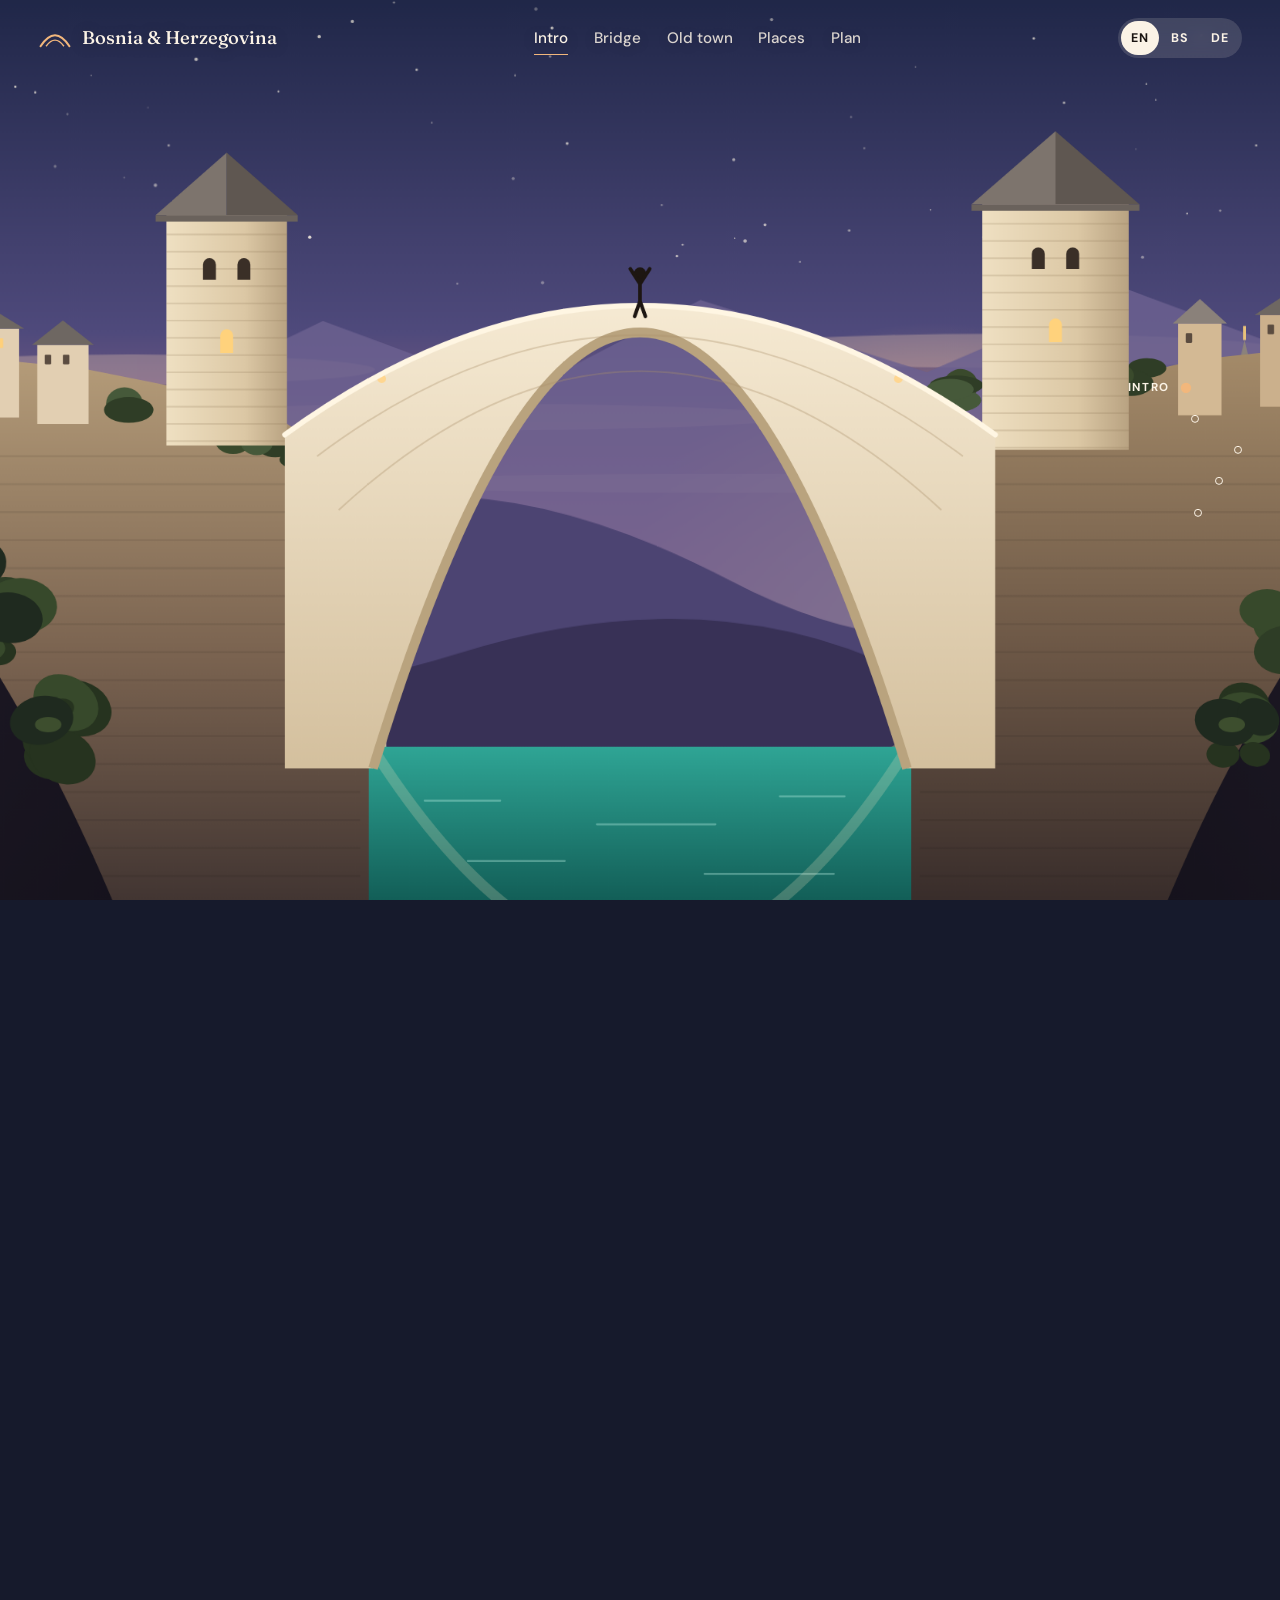
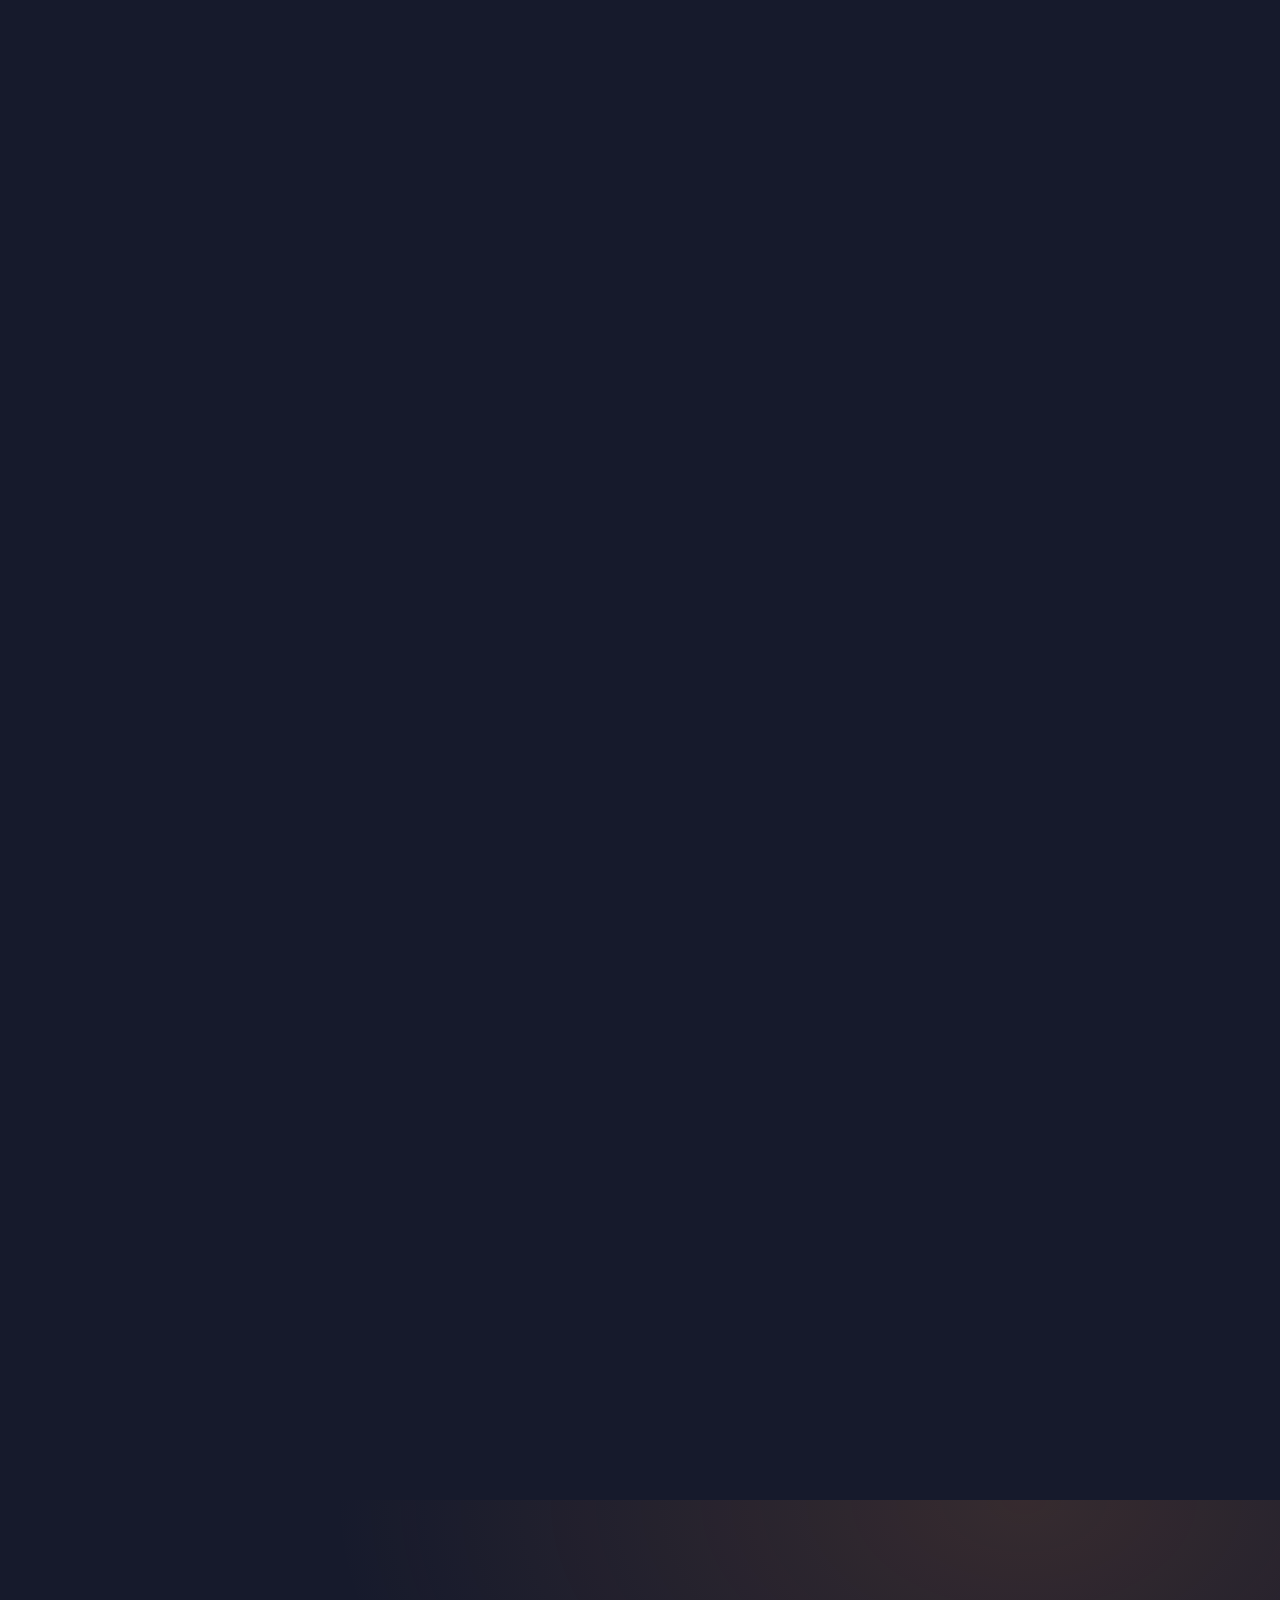
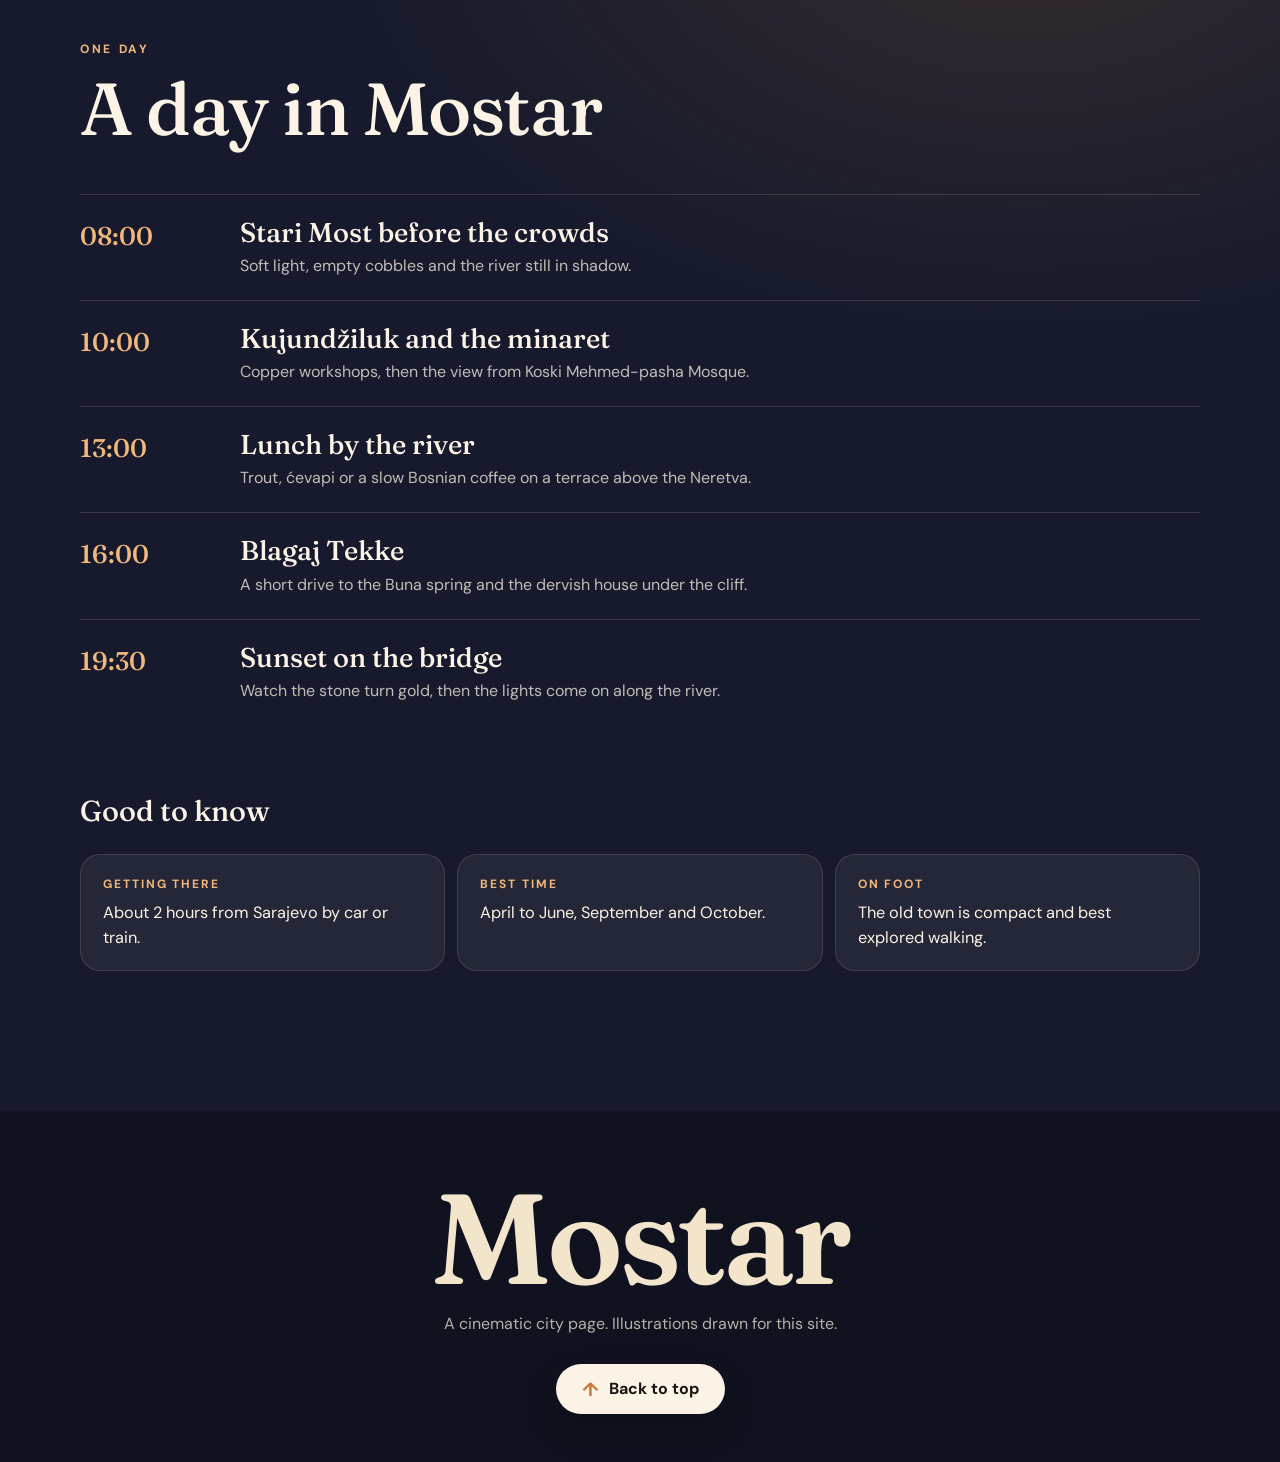
<file: index.html>
<!doctype html>
<html lang="en">
<head>
<meta charset="utf-8">
<meta name="viewport" content="width=device-width, initial-scale=1, viewport-fit=cover">
<title>Mostar · A city on the Neretva</title>
<meta name="description" content="Scroll through Mostar: the Old Bridge, the emerald Neretva, the old bazaar and the places worth the walk.">
<meta name="theme-color" content="#1c2444">
<link rel="icon" href="data:image/svg+xml,%3Csvg xmlns='http://www.w3.org/2000/svg' viewBox='0 0 64 64'%3E%3Crect width='64' height='64' rx='14' fill='%231c2444'/%3E%3Cpath d='M10 44 Q32 8 54 44' fill='none' stroke='%23f2b77c' stroke-width='5' stroke-linecap='round'/%3E%3Cpath d='M18 44 Q32 22 46 44' fill='none' stroke='%23fbf3e6' stroke-width='3'/%3E%3C/svg%3E">
<meta property="og:type" content="website">
<meta property="og:title" content="Mostar · A city on the Neretva">
<meta property="og:description" content="A cinematic scroll through the Old Bridge, the Neretva and the old bazaar.">
<link rel="preload" href="assets/fonts/fraunces-latin-wght-normal.woff2" as="font" type="font/woff2" crossorigin>
<link rel="preload" href="assets/fonts/dm-sans-latin-400-normal.woff2" as="font" type="font/woff2" crossorigin>
<link rel="stylesheet" href="css/style.css">
<script src="js/i18n.js" defer></script>
<script src="js/scene.js" defer></script>
<script src="js/app.js" defer></script>
</head>
<body>
<a class="skip" href="#plan">Skip to content</a>

<header class="bar" id="bar">
  <a class="brand" href="#film" data-at="0">
    <svg class="brand-mark" viewBox="0 0 48 32" aria-hidden="true"><path d="M3 28 Q24 -4 45 28" fill="none" stroke="currentColor" stroke-width="3" stroke-linecap="round"/><path d="M11 28 Q24 10 37 28" fill="none" stroke="currentColor" stroke-width="2"/></svg>
    <span data-t="brand">Bosnia &amp; Herzegovina</span>
  </a>
  <nav class="links" aria-label="Chapters">
    <a href="#film" data-at="intro" data-t="nav.intro">Intro</a>
    <a href="#film" data-at="bridge" data-t="nav.bridge">Bridge</a>
    <a href="#film" data-at="town" data-t="nav.town">Old town</a>
    <a href="#film" data-at="places" data-t="nav.places">Places</a>
    <a href="#plan" data-t="nav.plan">Plan</a>
  </nav>
  <div class="lang" role="group" aria-label="Language">
    <button type="button" data-lang="en" lang="en">EN</button>
    <button type="button" data-lang="bs" lang="bs">BS</button>
    <button type="button" data-lang="de" lang="de">DE</button>
  </div>
</header>

<main>
  <section class="film" id="film" aria-label="Mostar, a scrolling story">
    <div class="stage" id="stage">
      <div class="lyr sky" data-art="sky"></div>
      <div class="lyr mount" data-art="mountains"></div>
      <div class="lyr town" data-art="town"></div>
      <h1 class="title"><span class="kicker" data-t="kicker">A city on the Neretva</span><span class="word" data-t="title">Mostar</span></h1>
      <div class="lyr bridge" data-art="bridge"></div>
      <div class="lyr river" data-art="river"></div>
      <div class="lyr cliff cliff-l" data-art="cliffLeft"></div>
      <div class="lyr cliff cliff-r" data-art="cliffRight"></div>
      <div class="veil"></div>

      <div class="intro">
        <p data-t="intro"></p>
        <ul class="tags" data-list="tags"></ul>
      </div>

      <article class="panel p-bridge" aria-label="Stari Most">
        <p class="eyebrow" data-t="bridgeK"></p>
        <h2 data-t="bridgeH"></h2>
        <p data-t="bridgeP"></p>
        <dl class="facts" data-list="facts"></dl>
      </article>

      <article class="panel p-river" aria-label="Neretva">
        <p class="eyebrow" data-t="riverS"></p>
        <h2 class="quote" data-t="riverQ"></h2>
      </article>

      <article class="panel p-town" aria-label="Kujundžiluk">
        <p class="eyebrow" data-t="townK"></p>
        <h2 data-t="townH"></h2>
        <p data-t="townP"></p>
        <a class="pill" href="https://www.google.com/maps/search/?api=1&amp;query=Stari%20grad%20Mostar" target="_blank" rel="noopener"><span aria-hidden="true">↗</span><span data-t="townBtn"></span></a>
      </article>

      <section class="places" aria-labelledby="places-h">
        <div class="places-head">
          <div>
            <h2 id="places-h" data-t="placesH"></h2>
            <p data-t="placesS"></p>
          </div>
          <div class="places-nav">
            <button type="button" class="round" data-step="-1" data-t-label="prev"><svg viewBox="0 0 24 24" aria-hidden="true"><path d="M15 5l-7 7 7 7"/></svg></button>
            <button type="button" class="round" data-step="1" data-t-label="next"><svg viewBox="0 0 24 24" aria-hidden="true"><path d="M9 5l7 7-7 7"/></svg></button>
          </div>
        </div>
        <div class="track-wrap"><div class="track" id="track"></div></div>
      </section>

      <div class="cue" aria-hidden="true"><span data-t="scroll"></span><i></i></div>
      <ol class="rail" aria-label="Chapters"></ol>
    </div>
  </section>

  <section class="plan" id="plan" tabindex="-1">
    <div class="wrap">
      <p class="eyebrow" data-t="planK"></p>
      <h2 data-t="planH"></h2>
      <ol class="day" data-list="plan"></ol>
      <h3 data-t="infoH"></h3>
      <dl class="info" data-list="info"></dl>
    </div>
  </section>
</main>

<footer class="foot">
  <div class="wrap">
    <p class="foot-word">Mostar</p>
    <p data-t="foot"></p>
    <a class="pill pill-dark" href="#film" data-at="0"><span aria-hidden="true">↑</span><span data-t="top"></span></a>
  </div>
</footer>
<noscript><p style="padding:24px;color:#fbf3e6;background:#1c2444">Mostar: Stari Most (1566), the Neretva river and the old bazaar Kujundžiluk.</p></noscript>
</body>
</html>
</file>
<file: css/style.css>
/* Mostar: filmska stranica. Fontovi su lokalni (Fraunces i DM Sans, OFL licenca). */
@font-face { font-family: 'Fraunces'; font-style: normal; font-weight: 300 800; font-display: swap; src: url(../assets/fonts/fraunces-latin-wght-normal.woff2) format('woff2'); unicode-range: U+0000-00FF, U+0131, U+0152-0153, U+02BB-02BC, U+02C6, U+02DA, U+02DC, U+0304, U+0308, U+0329, U+2000-206F, U+20AC, U+2122, U+2191, U+2193, U+2212, U+2215, U+FEFF, U+FFFD; }
@font-face { font-family: 'Fraunces'; font-style: normal; font-weight: 300 800; font-display: swap; src: url(../assets/fonts/fraunces-latin-ext-wght-normal.woff2) format('woff2'); unicode-range: U+0100-02BA, U+02BD-02C5, U+02C7-02CC, U+02CE-02D7, U+02DD-02FF, U+0304, U+0308, U+0329, U+1D00-1DBF, U+1E00-1E9F, U+1EF2-1EFF, U+2020, U+20A0-20AB, U+20AD-20C0, U+2113, U+2C60-2C7F, U+A720-A7FF; }
@font-face { font-family: 'Fraunces'; font-style: italic; font-weight: 300 800; font-display: swap; src: url(../assets/fonts/fraunces-latin-wght-italic.woff2) format('woff2'); unicode-range: U+0000-00FF, U+0131, U+0152-0153, U+02BB-02BC, U+02C6, U+02DA, U+02DC, U+0304, U+0308, U+0329, U+2000-206F, U+20AC, U+2122, U+2191, U+2193, U+2212, U+2215, U+FEFF, U+FFFD; }
@font-face { font-family: 'Fraunces'; font-style: italic; font-weight: 300 800; font-display: swap; src: url(../assets/fonts/fraunces-latin-ext-wght-italic.woff2) format('woff2'); unicode-range: U+0100-02BA, U+02BD-02C5, U+02C7-02CC, U+02CE-02D7, U+02DD-02FF, U+0304, U+0308, U+0329, U+1D00-1DBF, U+1E00-1E9F, U+1EF2-1EFF, U+2020, U+20A0-20AB, U+20AD-20C0, U+2113, U+2C60-2C7F, U+A720-A7FF; }
@font-face { font-family: 'DM Sans'; font-weight: 400; font-display: swap; src: url(../assets/fonts/dm-sans-latin-400-normal.woff2) format('woff2'); unicode-range: U+0000-00FF, U+0131, U+0152-0153, U+02BB-02BC, U+02C6, U+02DA, U+02DC, U+0304, U+0308, U+0329, U+2000-206F, U+20AC, U+2122, U+2191, U+2193, U+2212, U+2215, U+FEFF, U+FFFD; }
@font-face { font-family: 'DM Sans'; font-weight: 400; font-display: swap; src: url(../assets/fonts/dm-sans-latin-ext-400-normal.woff2) format('woff2'); unicode-range: U+0100-02BA, U+02BD-02C5, U+02C7-02CC, U+02CE-02D7, U+02DD-02FF, U+0304, U+0308, U+0329, U+1D00-1DBF, U+1E00-1E9F, U+1EF2-1EFF, U+2020, U+20A0-20AB, U+20AD-20C0, U+2113, U+2C60-2C7F, U+A720-A7FF; }
@font-face { font-family: 'DM Sans'; font-weight: 500; font-display: swap; src: url(../assets/fonts/dm-sans-latin-500-normal.woff2) format('woff2'); unicode-range: U+0000-00FF, U+0131, U+0152-0153, U+02BB-02BC, U+02C6, U+02DA, U+02DC, U+0304, U+0308, U+0329, U+2000-206F, U+20AC, U+2122, U+2191, U+2193, U+2212, U+2215, U+FEFF, U+FFFD; }
@font-face { font-family: 'DM Sans'; font-weight: 500; font-display: swap; src: url(../assets/fonts/dm-sans-latin-ext-500-normal.woff2) format('woff2'); unicode-range: U+0100-02BA, U+02BD-02C5, U+02C7-02CC, U+02CE-02D7, U+02DD-02FF, U+0304, U+0308, U+0329, U+1D00-1DBF, U+1E00-1E9F, U+1EF2-1EFF, U+2020, U+20A0-20AB, U+20AD-20C0, U+2113, U+2C60-2C7F, U+A720-A7FF; }
@font-face { font-family: 'DM Sans'; font-weight: 700; font-display: swap; src: url(../assets/fonts/dm-sans-latin-700-normal.woff2) format('woff2'); unicode-range: U+0000-00FF, U+0131, U+0152-0153, U+02BB-02BC, U+02C6, U+02DA, U+02DC, U+0304, U+0308, U+0329, U+2000-206F, U+20AC, U+2122, U+2191, U+2193, U+2212, U+2215, U+FEFF, U+FFFD; }
@font-face { font-family: 'DM Sans'; font-weight: 700; font-display: swap; src: url(../assets/fonts/dm-sans-latin-ext-700-normal.woff2) format('woff2'); unicode-range: U+0100-02BA, U+02BD-02C5, U+02C7-02CC, U+02CE-02D7, U+02DD-02FF, U+0304, U+0308, U+0329, U+1D00-1DBF, U+1E00-1E9F, U+1EF2-1EFF, U+2020, U+20A0-20AB, U+20AD-20C0, U+2113, U+2C60-2C7F, U+A720-A7FF; }

:root {
  --cream: #fbf3e6; --cream-2: #f3e5cc; --ink: #1b1512; --night: #161a2c; --night-2: #1f2440;
  --copper: #c9773d; --copper-2: #f2b77c; --emerald: #1f8a7c;
  --serif: 'Fraunces', Georgia, serif; --sans: 'DM Sans', system-ui, -apple-system, 'Segoe UI', sans-serif;
  --gutter: clamp(16px, 3vw, 40px);
}
*, *::before, *::after { box-sizing: border-box; }
html { background: var(--night); -webkit-text-size-adjust: 100%; }
body { margin: 0; overflow-x: clip; background: var(--night); color: var(--cream); font-family: var(--sans); font-size: 1rem; line-height: 1.5; -webkit-font-smoothing: antialiased; }
h1, h2, h3, p { margin: 0; }
a { color: inherit; }
button { font: inherit; color: inherit; cursor: pointer; }
:focus-visible { outline: 2px solid var(--copper-2); outline-offset: 3px; border-radius: 10px; }
.skip { position: absolute; left: 12px; top: -60px; z-index: 100; padding: 10px 14px; border-radius: 10px; background: var(--cream); color: var(--ink); }
.skip:focus { top: 12px; }
.wrap { width: min(1120px, 100% - 2 * var(--gutter)); margin-inline: auto; }
.eyebrow { font-size: 0.75rem; font-weight: 700; letter-spacing: 0.22em; text-transform: uppercase; color: var(--copper-2); }

/* ---------- traka gore ---------- */
.bar { position: fixed; inset: 0 0 auto; z-index: 50; display: flex; align-items: center; gap: 24px; padding: calc(18px + env(safe-area-inset-top)) var(--gutter) 18px; color: var(--cream); transition: background-color 0.4s, padding 0.4s; }
.bar.solid { background: rgba(22, 26, 44, 0.82); -webkit-backdrop-filter: blur(14px); backdrop-filter: blur(14px); padding-top: calc(12px + env(safe-area-inset-top)); padding-bottom: 12px; }
.brand { display: flex; align-items: center; gap: 10px; text-decoration: none; font-family: var(--serif); font-size: 1.15rem; font-weight: 500; white-space: nowrap; text-shadow: 0 2px 14px rgba(0, 0, 0, 0.25); }
.brand-mark { width: 34px; height: 22px; color: var(--copper-2); flex: none; }
.links { display: flex; gap: clamp(18px, 2vw, 34px); margin-inline: auto; }
.links a { position: relative; padding: 6px 0; text-decoration: none; font-size: 0.95rem; font-weight: 500; opacity: 0.85; text-shadow: 0 2px 14px rgba(0, 0, 0, 0.3); transition: opacity 0.2s; }
.links a::after { content: ''; position: absolute; left: 0; right: 0; bottom: 0; height: 1.5px; background: var(--copper-2); transform: scaleX(0); transform-origin: left; transition: transform 0.4s cubic-bezier(0.2, 0.8, 0.2, 1); }
.links a:hover, .links a.on { opacity: 1; }
.links a.on::after { transform: scaleX(1); }
.lang { display: flex; gap: 2px; padding: 3px; border-radius: 999px; background: rgba(251, 243, 230, 0.14); -webkit-backdrop-filter: blur(8px); backdrop-filter: blur(8px); }
.lang button { min-width: 38px; min-height: 34px; padding: 0 8px; border: 0; border-radius: 999px; background: transparent; font-size: 0.78rem; font-weight: 700; letter-spacing: 0.06em; }
.lang button[aria-pressed='true'] { background: var(--cream); color: var(--ink); }

/* ---------- film: dugi dio sa ljepljivom scenom ---------- */
.film { position: relative; height: calc(100vh + 3800px); }
.stage { position: sticky; top: 0; height: 100vh; height: 100svh; min-height: 560px; overflow: hidden; isolation: isolate; background: #1c2444; }
.lyr { position: absolute; inset: 0; pointer-events: none; will-change: transform; transform-origin: 50% 100%; }
/* crtež pokriva ekran (kao "cover"), a na uskom ekranu ostaje dovoljno širok da se vidi most */
.lyr > .art { position: absolute; left: 50%; bottom: 0; width: max(100vw, 100vh * var(--r)); height: auto; transform: translateX(-50%); display: block; }
.sky { z-index: 0; --r: 1.6; transform-origin: 50% 50%; }
.sky > .art { top: 50%; bottom: auto; transform: translate(-50%, -50%); }
.mount { z-index: 1; --r: 2.58; }
.town { z-index: 2; --r: 2.29; }
.title { position: absolute; z-index: 3; left: 0; right: 0; top: clamp(86px, 15vh, 170px); margin: 0; text-align: center; will-change: transform, opacity; pointer-events: none; }
.title .kicker { display: block; font-family: var(--serif); font-style: italic; font-weight: 400; font-size: clamp(1.1rem, 0.9rem + 1vw, 1.6rem); color: var(--copper-2); letter-spacing: 0.02em; animation: rise 1.2s 0.15s both; }
.title .word { display: block; margin-top: 0.08em; font-family: var(--serif); font-weight: 600; font-size: clamp(5rem, 21vw, 19rem); line-height: 0.82; letter-spacing: -0.035em; font-variation-settings: 'SOFT' 100, 'WONK' 1; color: var(--cream); text-shadow: 0 18px 60px rgba(28, 36, 68, 0.35); animation: rise 1.4s 0.25s both; }
.bridge { z-index: 4; --r: 1.78; transform-origin: 50% 72%; }
.river { z-index: 5; --r: 1.6; opacity: 0; transform-origin: 50% 50%; }
.river > .art { top: 50%; bottom: auto; transform: translate(-50%, -50%); }
.cliff { z-index: 6; --r: 1.6; }
.cliff-l { transform-origin: 18% 70%; } .cliff-r { transform-origin: 82% 70%; }
.veil { position: absolute; inset: 0; z-index: 7; pointer-events: none; opacity: 0; background: linear-gradient(180deg, rgba(22, 26, 44, 0.55), rgba(22, 26, 44, 0.25) 45%, rgba(22, 26, 44, 0.7)); will-change: opacity; }
.lit { animation: flicker 4s ease-in-out infinite alternate; }
.lit:nth-child(3n) { animation-delay: -1.3s; } .lit:nth-child(4n) { animation-delay: -2.4s; }
@keyframes flicker { 50% { opacity: 0.55; } }
@keyframes rise { from { opacity: 0; transform: translateY(24px); } }

/* uvodni tekst */
.intro { position: absolute; z-index: 8; left: 0; right: 0; bottom: clamp(48px, 12vh, 130px); width: min(600px, 100% - 2 * var(--gutter)); margin-inline: auto; text-align: center; will-change: transform, opacity; }
.intro > * { animation: rise 1.2s 0.6s both; } .intro > .tags { animation-delay: 0.8s; }
.intro p { font-size: clamp(1.02rem, 0.95rem + 0.35vw, 1.22rem); font-weight: 500; line-height: 1.35; text-shadow: 0 2px 20px rgba(0, 0, 0, 0.45); }
.tags { display: flex; flex-wrap: wrap; justify-content: center; gap: 8px; margin: 20px 0 0; padding: 0; list-style: none; }
.tags li { display: inline-flex; align-items: center; gap: 8px; min-height: 40px; padding: 0 18px; border-radius: 999px; border: 1px solid rgba(251, 243, 230, 0.45); background: rgba(251, 243, 230, 0.12); -webkit-backdrop-filter: blur(10px); backdrop-filter: blur(10px); font-size: 0.92rem; font-weight: 500; }
.tags li::before { content: ''; width: 6px; height: 6px; border-radius: 50%; background: var(--copper-2); }

/* poglavlja */
.panel { position: absolute; z-index: 9; left: 50%; top: 50%; width: min(720px, 100% - 2 * var(--gutter)); text-align: center; opacity: 0; transform: translate(-50%, -50%); pointer-events: none; will-change: transform, opacity; }
.panel.live { pointer-events: auto; }
.panel h2 { margin-top: 14px; font-family: var(--serif); font-weight: 500; font-size: clamp(2.5rem, 1.6rem + 4vw, 5rem); line-height: 0.98; letter-spacing: -0.02em; text-shadow: 0 16px 40px rgba(0, 0, 0, 0.35); }
.panel > p:not(.eyebrow) { width: min(540px, 100%); margin: 22px auto 0; font-size: clamp(1rem, 0.95rem + 0.3vw, 1.15rem); font-weight: 500; line-height: 1.4; text-shadow: 0 2px 18px rgba(0, 0, 0, 0.5); }
.facts { display: grid; grid-template-columns: repeat(3, minmax(0, 1fr)); gap: clamp(14px, 3vw, 40px); width: min(620px, 100%); margin: 44px auto 0; }
.facts div { padding-top: 14px; border-top: 1px solid rgba(251, 243, 230, 0.35); }
.facts dt { font-family: var(--serif); font-weight: 500; font-size: clamp(2rem, 1.4rem + 2.6vw, 3.4rem); line-height: 1; color: var(--copper-2); }
.facts dd { margin: 8px 0 0; font-size: 0.9rem; line-height: 1.3; }
.quote { font-style: italic; font-weight: 400 !important; }
.pill { display: inline-flex; align-items: center; gap: 10px; min-height: 50px; margin-top: 28px; padding: 0 26px; border-radius: 999px; background: var(--cream); color: var(--ink); font-weight: 700; text-decoration: none; box-shadow: 0 16px 34px rgba(0, 0, 0, 0.22); transition: transform 0.25s, background-color 0.25s; }
.pill:hover { transform: translateY(-2px); background: #fff; }
.pill span:first-child { color: var(--copper); font-size: 1.2rem; line-height: 1; }

/* mjesta: kartice koje se listaju u krug */
.places { position: absolute; z-index: 9; left: 0; right: 0; bottom: clamp(28px, 8vh, 90px); opacity: 0; visibility: hidden; will-change: transform, opacity; }
.places-head { display: flex; align-items: flex-end; justify-content: space-between; gap: 20px; width: min(1240px, 100% - 2 * var(--gutter)); margin: 0 auto 22px; }
.places-head h2 { font-family: var(--serif); font-weight: 500; font-size: clamp(2rem, 1.4rem + 2.4vw, 3.4rem); line-height: 1; letter-spacing: -0.02em; text-shadow: 0 10px 30px rgba(0, 0, 0, 0.35); }
.places-head p { margin-top: 8px; font-size: 0.95rem; opacity: 0.85; }
.places-nav { display: flex; gap: 10px; }
.round { display: grid; place-items: center; width: 52px; height: 52px; border: 1px solid rgba(251, 243, 230, 0.4); border-radius: 50%; background: rgba(251, 243, 230, 0.12); -webkit-backdrop-filter: blur(10px); backdrop-filter: blur(10px); transition: background-color 0.2s, color 0.2s; }
.round:hover { background: var(--cream); color: var(--ink); }
.round svg { width: 20px; height: 20px; fill: none; stroke: currentColor; stroke-width: 2; stroke-linecap: round; stroke-linejoin: round; }
.track-wrap { overflow: visible; padding-left: max(var(--gutter), calc((100vw - 1240px) / 2)); }
.track { display: flex; gap: 16px; transition: transform 0.7s cubic-bezier(0.22, 1, 0.36, 1); will-change: transform; }
.track.jump { transition: none; }
.card { position: relative; flex: 0 0 clamp(270px, 24vw, 340px); min-height: 230px; padding: 22px 22px 24px; border-radius: 26px; background: var(--cream); color: var(--ink); box-shadow: 0 24px 50px -24px rgba(0, 0, 0, 0.6); cursor: pointer; transition: transform 0.4s cubic-bezier(0.2, 0.8, 0.2, 1), box-shadow 0.4s; display: flex; flex-direction: column; }
.card:hover { transform: translateY(-4px); }
.card.on { box-shadow: 0 0 0 2px var(--copper), 0 24px 50px -24px rgba(0, 0, 0, 0.6); }
.card .pin { width: 52px; height: 52px; padding: 10px; border-radius: 16px; background: linear-gradient(135deg, #fbe2c4, #f1c393); color: #8a4a1f; }
.card .k { margin-top: 18px; font-size: 0.72rem; font-weight: 700; letter-spacing: 0.16em; text-transform: uppercase; color: #8a4a1f; }
.card h3 { margin-top: 6px; font-family: var(--serif); font-weight: 600; font-size: 1.55rem; line-height: 1.05; letter-spacing: -0.01em; }
.card p { margin-top: 8px; font-size: 0.94rem; line-height: 1.4; color: #4a3f37; flex: 1; }
.card .go { align-self: flex-start; display: inline-flex; align-items: center; gap: 6px; margin-top: 14px; font-size: 0.85rem; font-weight: 700; color: #8a4a1f; text-decoration: none; }
.card .go:hover { text-decoration: underline; }

/* oznaka za skrol i šina poglavlja */
.cue { position: absolute; z-index: 9; left: 0; right: 0; bottom: 18px; display: flex; flex-direction: column; align-items: center; gap: 8px; font-size: 0.68rem; font-weight: 700; letter-spacing: 0.3em; text-transform: uppercase; opacity: 0.8; animation: rise 1s 1.2s both; }
.cue i { position: relative; display: block; width: 1px; height: 36px; overflow: hidden; background: rgba(251, 243, 230, 0.3); }
.cue i::after { content: ''; position: absolute; left: 0; top: 0; width: 1px; height: 14px; background: var(--copper-2); animation: drip 2s cubic-bezier(0.6, 0, 0.3, 1) infinite; }
@keyframes drip { from { transform: translateY(-16px); } to { transform: translateY(40px); } }
.rail { position: absolute; z-index: 9; right: var(--gutter); top: 50%; display: none; margin: 0; padding: 0; list-style: none; transform: translateY(-50%); }
.rail button { display: flex; align-items: center; justify-content: flex-end; gap: 12px; padding: 7px 0; border: 0; background: none; font-size: 0.72rem; font-weight: 700; letter-spacing: 0.14em; text-transform: uppercase; }
.rail button span { opacity: 0; transform: translateX(6px); transition: opacity 0.3s, transform 0.3s; }
.rail button i { width: 8px; height: 8px; border-radius: 50%; border: 1.5px solid var(--cream); transition: background-color 0.3s, transform 0.3s; }
.rail button.on i { background: var(--copper-2); border-color: var(--copper-2); transform: scale(1.3); }
.rail button:hover span, .rail button.on span { opacity: 1; transform: none; }
@media (min-width: 1100px) and (min-height: 640px) { .rail { display: block; } }

/* ---------- plan dana (obični dio stranice) ---------- */
.plan { position: relative; padding: clamp(80px, 12vw, 140px) 0; background: radial-gradient(90% 60% at 80% 0%, rgba(201, 119, 61, 0.18), transparent 60%), var(--night); }
.plan h2 { margin-top: 14px; font-family: var(--serif); font-weight: 500; font-size: clamp(2.6rem, 1.6rem + 4vw, 4.6rem); line-height: 1; letter-spacing: -0.02em; }
.day { position: relative; display: grid; gap: 0; margin: 48px 0 0; padding: 0; list-style: none; }
.day li { position: relative; display: grid; grid-template-columns: 92px minmax(0, 1fr); gap: 20px; padding: 22px 0; border-top: 1px solid rgba(251, 243, 230, 0.14); }
.day b { font-family: var(--serif); font-weight: 500; font-size: 1.6rem; color: var(--copper-2); font-variant-numeric: tabular-nums; }
.day strong { display: block; font-family: var(--serif); font-weight: 500; font-size: clamp(1.3rem, 1.1rem + 0.8vw, 1.7rem); line-height: 1.15; }
.day span span { display: block; margin-top: 6px; color: rgba(251, 243, 230, 0.75); }
.plan h3 { margin-top: 64px; font-family: var(--serif); font-weight: 500; font-size: 1.8rem; }
.info { display: grid; gap: 12px; margin: 22px 0 0; }
.info div { padding: 20px 22px; border-radius: 20px; background: rgba(251, 243, 230, 0.06); border: 1px solid rgba(251, 243, 230, 0.12); }
.info dt { font-size: 0.75rem; font-weight: 700; letter-spacing: 0.16em; text-transform: uppercase; color: var(--copper-2); }
.info dd { margin: 8px 0 0; font-size: 1.02rem; }
.reveal { opacity: 0; transform: translateY(24px); transition: opacity 0.8s, transform 0.9s cubic-bezier(0.2, 0.8, 0.2, 1); }
.reveal.in { opacity: 1; transform: none; }
@media (min-width: 760px) { .info { grid-template-columns: repeat(3, minmax(0, 1fr)); } .day li { grid-template-columns: 140px minmax(0, 1fr); } }

.foot { padding: 70px 0 calc(48px + env(safe-area-inset-bottom)); background: #10131f; text-align: center; }
.foot-word { font-family: var(--serif); font-weight: 600; font-size: clamp(3.6rem, 12vw, 8rem); line-height: 0.9; letter-spacing: -0.03em; color: var(--cream-2); font-variation-settings: 'SOFT' 100, 'WONK' 1; }
.foot p:not(.foot-word) { margin-top: 16px; color: rgba(251, 243, 230, 0.7); }
.pill-dark { margin-top: 28px; }

/* ---------- uski ekrani ---------- */
@media (max-width: 860px) {
  .bar { flex-wrap: wrap; row-gap: 10px; }
  .links { order: 3; width: 100%; margin: 0; overflow-x: auto; scrollbar-width: none; gap: 20px; }
  .links::-webkit-scrollbar { display: none; }
  .lang { margin-left: auto; }
  .title { top: clamp(118px, 17vh, 160px); }
}
@media (max-aspect-ratio: 4/5) {
  .mount > .art { width: max(300vw, 100vh * 1.2); }
  .town > .art { width: 250vw; }
  .bridge > .art { width: 225vw; }
  .cliff > .art { width: 200vw; }
  .title .word { font-size: 25vw; }
  .intro { bottom: auto; top: calc(clamp(118px, 17vh, 160px) + 25vw + 70px); }
  .intro p { text-shadow: 0 2px 16px rgba(20, 18, 40, 0.6); }
  .places { bottom: 22px; }
  .places-head { align-items: center; }
  .places-head p { display: none; }
  .card { flex-basis: min(78vw, 310px); min-height: 210px; }
  .round { width: 46px; height: 46px; }
  .facts dd { font-size: 0.8rem; }
}
@media (max-height: 700px) and (max-aspect-ratio: 4/5) { .card p { display: none; } .card { min-height: 0; } }

@media (prefers-reduced-motion: reduce) {
  .title .kicker, .title .word, .intro > *, .cue { animation: none; }
  .cue i::after, .lit { animation: none; }
  .track { transition: none; }
  .reveal { opacity: 1; transform: none; transition: none; }
}
</file>
